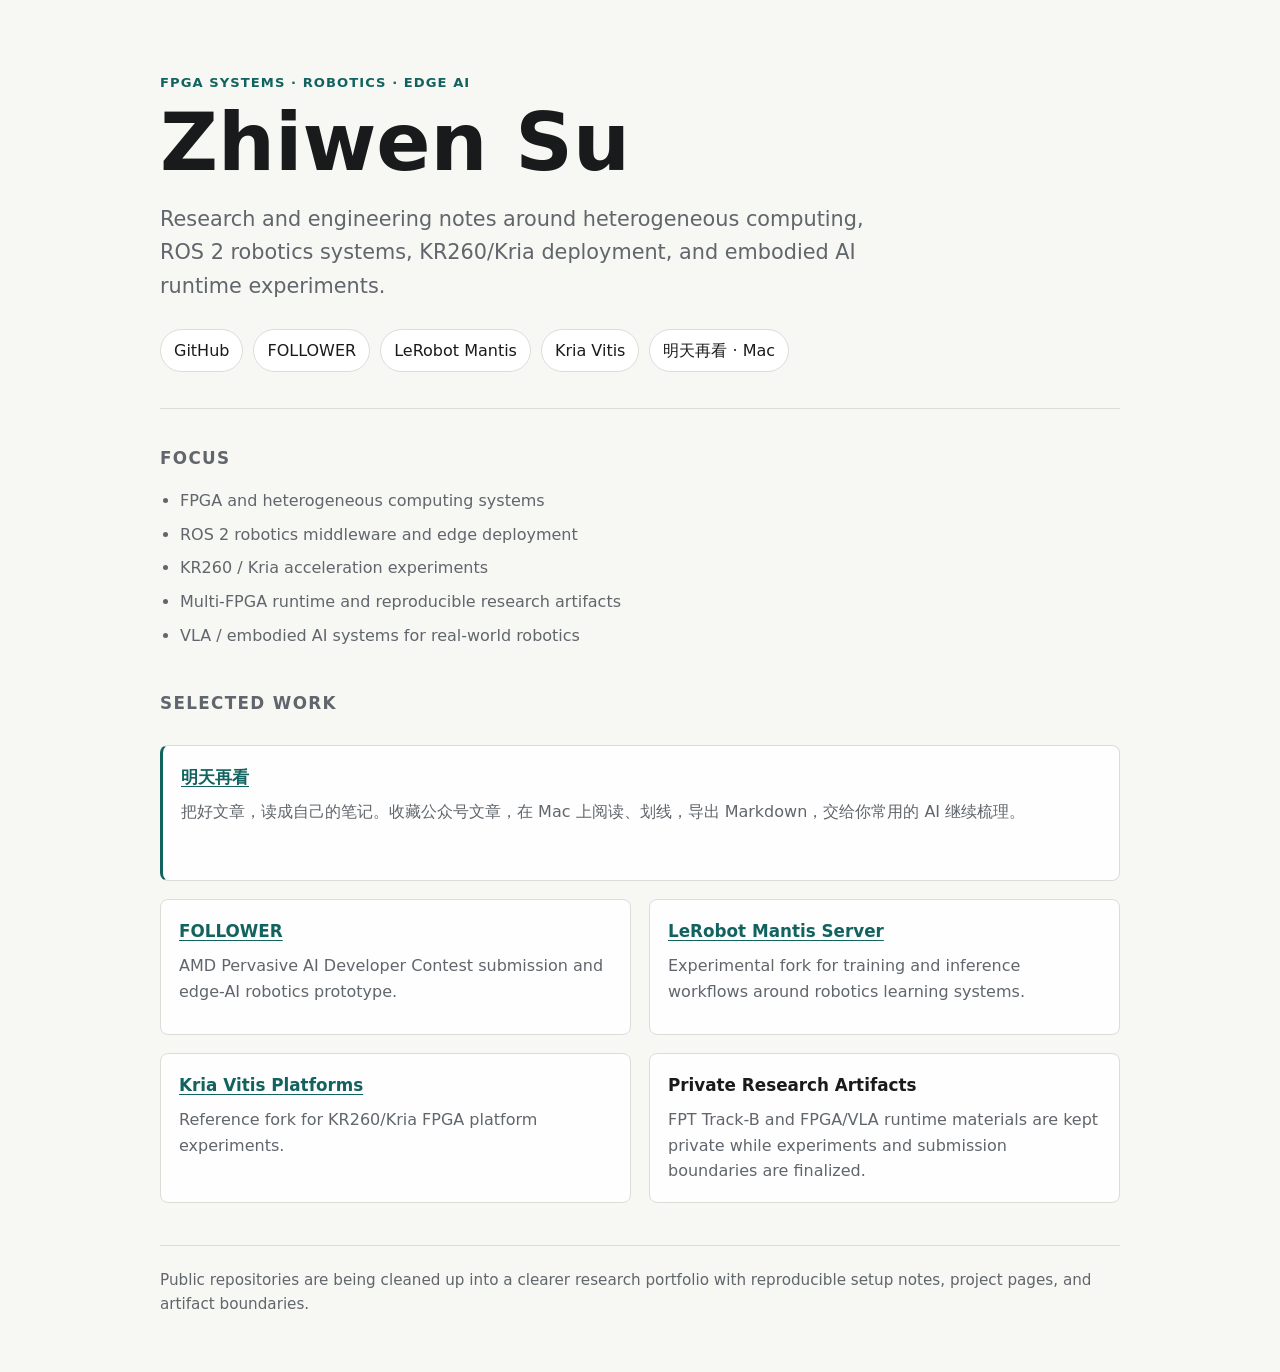
<file: index.html>
<!doctype html>
<html lang="en">
<head>
  <meta charset="utf-8">
  <meta name="viewport" content="width=device-width, initial-scale=1">
  <title>Zhiwen Su | FPGA, Robotics, Edge AI</title>
  <meta name="description" content="Research and engineering notes around FPGA systems, robotics, edge AI, and embodied AI deployment.">
  <style>
    :root {
      color-scheme: light dark;
      --bg: #f7f7f3;
      --text: #181a1b;
      --muted: #60666c;
      --line: #d9ded7;
      --accent: #12635f;
      --panel: #ffffff;
    }
    @media (prefers-color-scheme: dark) {
      :root {
        --bg: #111416;
        --text: #f0f3ee;
        --muted: #aab2ad;
        --line: #2e3632;
        --accent: #75c7bc;
        --panel: #171b1d;
      }
    }
    * { box-sizing: border-box; }
    body {
      margin: 0;
      font-family: ui-sans-serif, system-ui, -apple-system, BlinkMacSystemFont, "Segoe UI", sans-serif;
      background: var(--bg);
      color: var(--text);
      line-height: 1.6;
    }
    main {
      width: min(960px, calc(100% - 40px));
      margin: 0 auto;
      padding: 72px 0 56px;
    }
    header {
      border-bottom: 1px solid var(--line);
      padding-bottom: 36px;
      margin-bottom: 36px;
    }
    .eyebrow {
      color: var(--accent);
      font-size: 0.82rem;
      font-weight: 700;
      letter-spacing: 0.08em;
      text-transform: uppercase;
      margin: 0 0 12px;
    }
    h1 {
      font-size: clamp(2.4rem, 7vw, 5rem);
      line-height: 0.95;
      margin: 0 0 22px;
      letter-spacing: 0;
    }
    .intro {
      max-width: 720px;
      font-size: clamp(1.05rem, 2vw, 1.3rem);
      color: var(--muted);
      margin: 0;
    }
    .grid {
      display: grid;
      grid-template-columns: repeat(2, minmax(0, 1fr));
      gap: 18px;
      margin: 28px 0 42px;
    }
    section { margin: 0 0 42px; }
    h2 {
      font-size: 1.05rem;
      text-transform: uppercase;
      letter-spacing: 0.08em;
      color: var(--muted);
      margin: 0 0 16px;
    }
    .item {
      border: 1px solid var(--line);
      background: color-mix(in srgb, var(--panel) 92%, transparent);
      border-radius: 8px;
      padding: 18px;
      min-height: 136px;
    }
    .item h3 {
      margin: 0 0 8px;
      font-size: 1.05rem;
    }
    .item p, li { color: var(--muted); }
    .item p { margin: 0; }
    .item.product { grid-column: 1 / -1; border-left: 3px solid var(--accent); }
    ul {
      display: grid;
      gap: 8px;
      padding-left: 20px;
      margin: 0;
    }
    a { color: var(--accent); text-underline-offset: 3px; }
    .links {
      display: flex;
      flex-wrap: wrap;
      gap: 10px;
      margin-top: 26px;
    }
    .links a {
      border: 1px solid var(--line);
      border-radius: 999px;
      padding: 8px 13px;
      text-decoration: none;
      color: var(--text);
      background: var(--panel);
    }
    footer {
      border-top: 1px solid var(--line);
      padding-top: 22px;
      color: var(--muted);
      font-size: 0.95rem;
    }
    @media (max-width: 720px) {
      main { width: min(100% - 28px, 960px); padding-top: 48px; }
      .grid { grid-template-columns: 1fr; }
    }
  </style>
</head>
<body>
  <main>
    <header>
      <p class="eyebrow">FPGA Systems · Robotics · Edge AI</p>
      <h1>Zhiwen Su</h1>
      <p class="intro">Research and engineering notes around heterogeneous computing, ROS 2 robotics systems, KR260/Kria deployment, and embodied AI runtime experiments.</p>
      <nav class="links" aria-label="Primary links">
        <a href="https://github.com/ACESUSUSU">GitHub</a>
        <a href="https://github.com/ACESUSUSU/AMD-Pervasive-AI-Developer-Contest-Submission-FOLLOWER">FOLLOWER</a>
        <a href="https://github.com/ACESUSUSU/lerobot_mantis_server">LeRobot Mantis</a>
        <a href="https://github.com/ACESUSUSU/kria-vitis-platforms">Kria Vitis</a>
        <a href="mingtianzai/" lang="zh-CN">明天再看 · Mac</a>
      </nav>
    </header>

    <section>
      <h2>Focus</h2>
      <ul>
        <li>FPGA and heterogeneous computing systems</li>
        <li>ROS 2 robotics middleware and edge deployment</li>
        <li>KR260 / Kria acceleration experiments</li>
        <li>Multi-FPGA runtime and reproducible research artifacts</li>
        <li>VLA / embodied AI systems for real-world robotics</li>
      </ul>
    </section>

    <section>
      <h2>Selected Work</h2>
      <div class="grid">
        <article class="item product" lang="zh-CN">
          <h3><a href="mingtianzai/">明天再看</a></h3>
          <p>把好文章，读成自己的笔记。收藏公众号文章，在 Mac 上阅读、划线，导出 Markdown，交给你常用的 AI 继续梳理。</p>
        </article>
        <article class="item">
          <h3><a href="https://github.com/ACESUSUSU/AMD-Pervasive-AI-Developer-Contest-Submission-FOLLOWER">FOLLOWER</a></h3>
          <p>AMD Pervasive AI Developer Contest submission and edge-AI robotics prototype.</p>
        </article>
        <article class="item">
          <h3><a href="https://github.com/ACESUSUSU/lerobot_mantis_server">LeRobot Mantis Server</a></h3>
          <p>Experimental fork for training and inference workflows around robotics learning systems.</p>
        </article>
        <article class="item">
          <h3><a href="https://github.com/ACESUSUSU/kria-vitis-platforms">Kria Vitis Platforms</a></h3>
          <p>Reference fork for KR260/Kria FPGA platform experiments.</p>
        </article>
        <article class="item">
          <h3>Private Research Artifacts</h3>
          <p>FPT Track-B and FPGA/VLA runtime materials are kept private while experiments and submission boundaries are finalized.</p>
        </article>
      </div>
    </section>

    <footer>
      Public repositories are being cleaned up into a clearer research portfolio with reproducible setup notes, project pages, and artifact boundaries.
    </footer>
  </main>
</body>
</html>
</file>
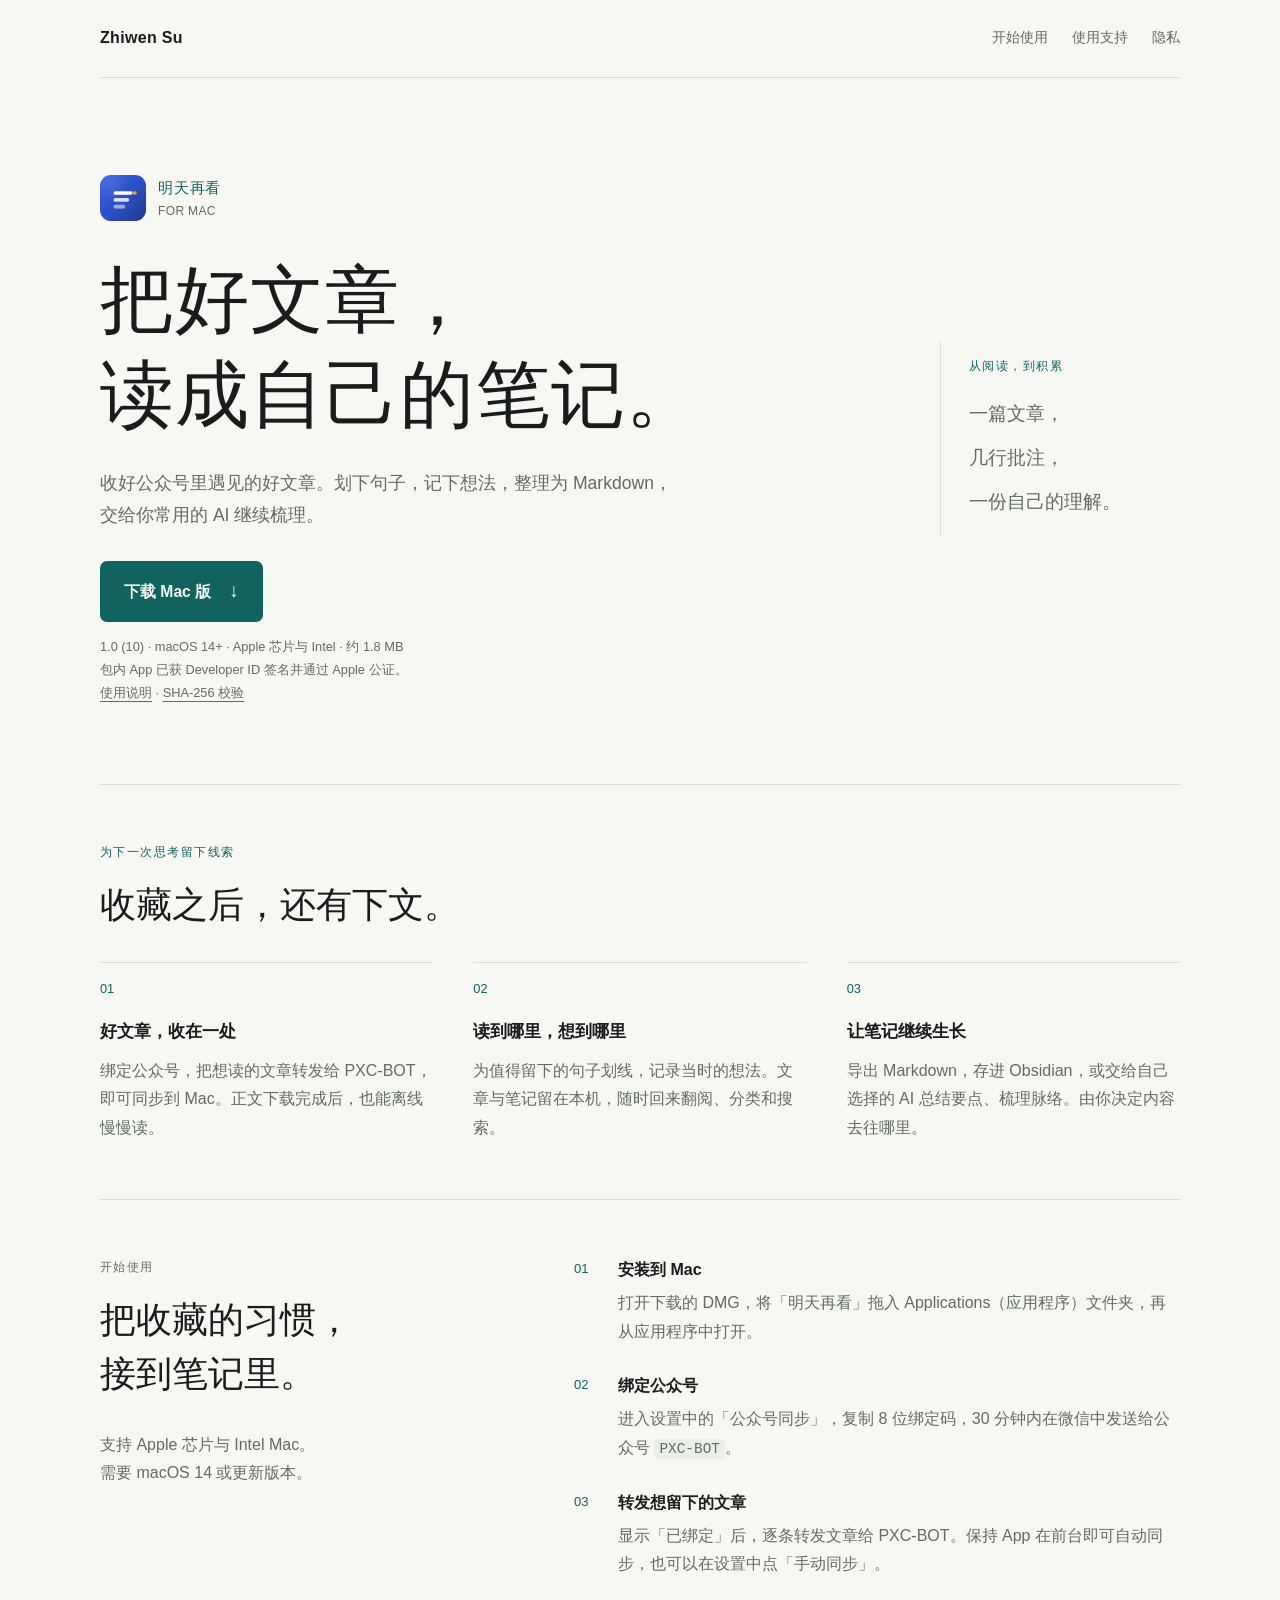
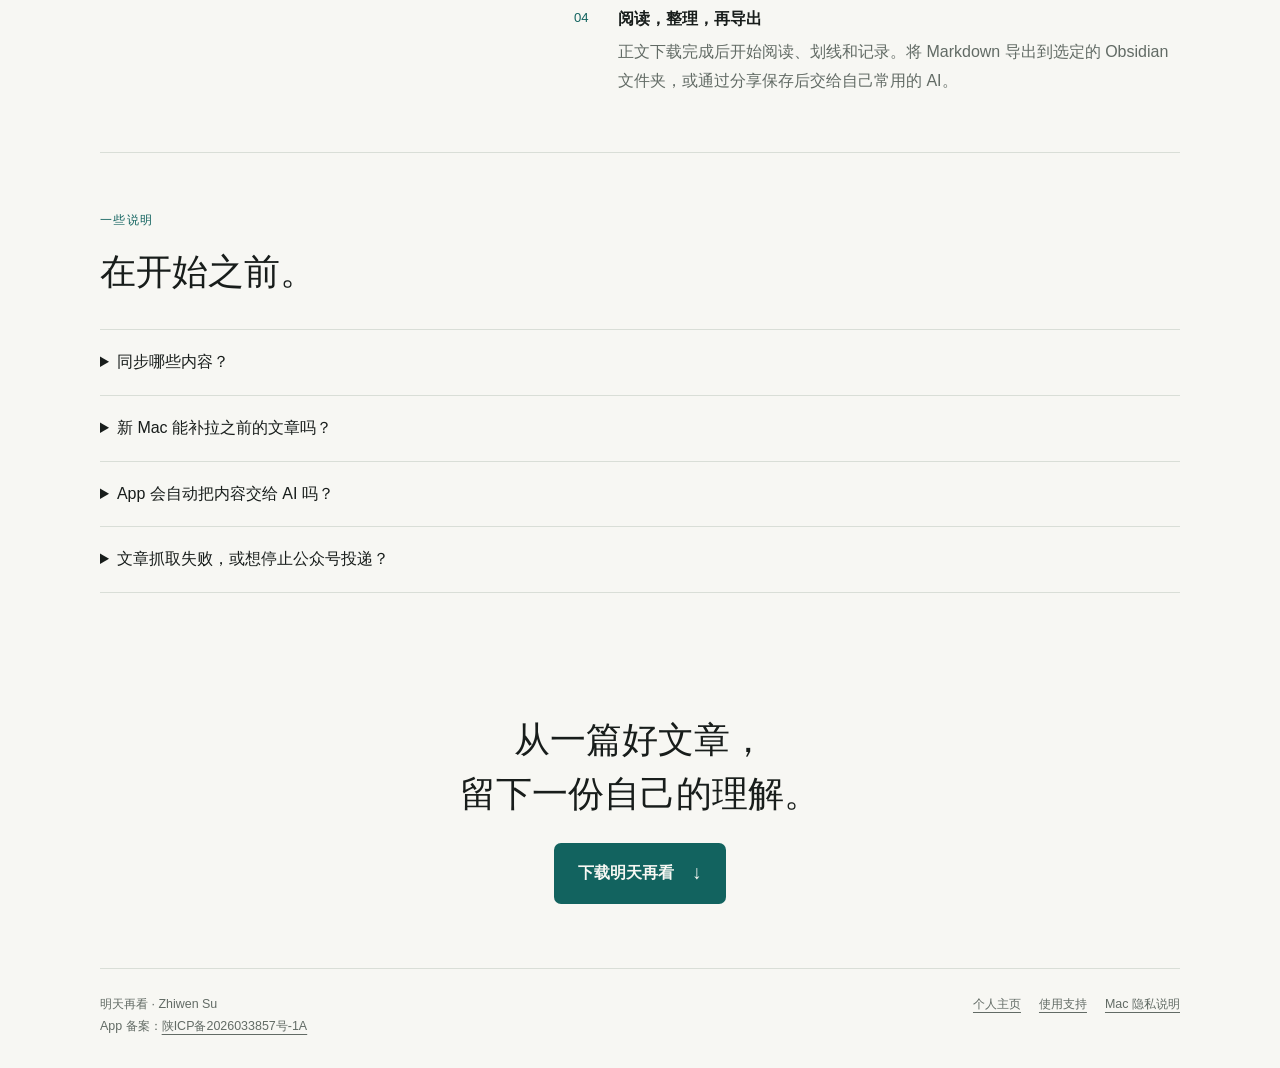
<file: mingtianzai/index.html>
<!doctype html>
<html lang="zh-CN">
<head>
  <meta charset="utf-8">
  <meta name="viewport" content="width=device-width, initial-scale=1">
  <meta name="description" content="明天再看 Mac 版：收藏公众号文章，阅读、划线、记录想法，导出 Markdown 到 Obsidian，交给你常用的 AI 继续梳理。">
  <meta name="theme-color" content="#12635f">
  <title>明天再看 — 把好文章，读成自己的笔记</title>
  <link rel="icon" href="../assets/mingtianzai-icon.png" type="image/png">
  <link rel="stylesheet" href="styles.css">
</head>
<body>
  <div class="shell">
    <header class="topbar">
      <a class="home" href="../">Zhiwen Su</a>
      <nav aria-label="页面导航">
        <a href="#guide">开始使用</a>
        <a href="../wcmdn/support.html">使用支持</a>
        <a href="privacy.html">隐私</a>
      </nav>
    </header>

    <main>
      <section class="hero" aria-labelledby="title">
        <div>
          <div class="identity">
            <img src="../assets/mingtianzai-icon.png" alt="明天再看 App 图标" width="46" height="46">
            <p>明天再看<span>FOR MAC</span></p>
          </div>
          <h1 id="title">把好文章，<br>读成自己的笔记。</h1>
          <p class="lead">收好公众号里遇见的好文章。划下句子，记下想法，整理为 Markdown，交给你常用的 AI 继续梳理。</p>
          <a class="button" href="../downloads/MingTianZaiKan-Mac-1.0-10-universal.dmg" download="明天再看-Mac-1.0-10-通用版.dmg">下载 Mac 版 <span aria-hidden="true">↓</span></a>
          <p class="release">1.0 (10) · macOS 14+ · Apple 芯片与 Intel · 约 1.8 MB<br>包内 App 已获 Developer ID 签名并通过 Apple 公证。<br><a href="../downloads/使用说明.txt">使用说明</a> · <a href="../downloads/SHA256SUMS.txt">SHA-256 校验</a></p>
        </div>
        <aside class="margin-note" aria-label="阅读与整理">
          <p class="caption">从阅读，到积累</p>
          <p>一篇文章，<br>几行批注，<br>一份自己的理解。</p>
        </aside>
      </section>

      <section class="section" aria-labelledby="features-title">
        <p class="eyebrow">为下一次思考留下线索</p>
        <h2 id="features-title">收藏之后，还有下文。</h2>
        <div class="features">
          <article>
            <span class="number" aria-hidden="true">01</span>
            <h3>好文章，收在一处</h3>
            <p>绑定公众号，把想读的文章转发给 PXC-BOT，即可同步到 Mac。正文下载完成后，也能离线慢慢读。</p>
          </article>
          <article>
            <span class="number" aria-hidden="true">02</span>
            <h3>读到哪里，想到哪里</h3>
            <p>为值得留下的句子划线，记录当时的想法。文章与笔记留在本机，随时回来翻阅、分类和搜索。</p>
          </article>
          <article>
            <span class="number" aria-hidden="true">03</span>
            <h3>让笔记继续生长</h3>
            <p>导出 Markdown，存进 Obsidian，或交给自己选择的 AI 总结要点、梳理脉络。由你决定内容去往哪里。</p>
          </article>
        </div>
      </section>

      <section class="section guide" id="guide" aria-labelledby="guide-title">
        <div class="guide-heading">
          <p class="eyebrow">开始使用</p>
          <h2 id="guide-title">把收藏的习惯，<br>接到笔记里。</h2>
          <p>支持 Apple 芯片与 Intel Mac。<br>需要 macOS 14 或更新版本。</p>
        </div>
        <ol class="steps">
          <li>
            <h3>安装到 Mac</h3>
            <p>打开下载的 DMG，将「明天再看」拖入 Applications（应用程序）文件夹，再从应用程序中打开。</p>
          </li>
          <li>
            <h3>绑定公众号</h3>
            <p>进入设置中的「公众号同步」，复制 8 位绑定码，30 分钟内在微信中发送给公众号 <code>PXC-BOT</code>。</p>
          </li>
          <li>
            <h3>转发想留下的文章</h3>
            <p>显示「已绑定」后，逐条转发文章给 PXC-BOT。保持 App 在前台即可自动同步，也可以在设置中点「手动同步」。</p>
          </li>
          <li>
            <h3>阅读，整理，再导出</h3>
            <p>正文下载完成后开始阅读、划线和记录。将 Markdown 导出到选定的 Obsidian 文件夹，或通过分享保存后交给自己常用的 AI。</p>
          </li>
        </ol>
      </section>

      <section class="section" aria-labelledby="questions-title">
        <p class="eyebrow">一些说明</p>
        <h2 id="questions-title">在开始之前。</h2>
        <details>
          <summary>同步哪些内容？</summary>
          <p>同步的是你转发给公众号的文章链接，正文由各台设备分别抓取并保存。笔记、划线和阅读进度目前保存在本机。</p>
        </details>
        <details>
          <summary>新 Mac 能补拉之前的文章吗？</summary>
          <p>同一微信账户再次绑定后，可以领取本次服务升级后仍保留的转发记录。需要补拉时，选择「重新同步云端文章」，已有文章会按链接去重。旧服务中已经领取并删除的历史记录无法恢复。</p>
        </details>
        <details>
          <summary>App 会自动把内容交给 AI 吗？</summary>
          <p>不会。你可以将 Markdown 导出后，自行交给选择的 AI 工具。应用不内置 AI 总结，也不会自动将文章或笔记上传给第三方 AI。</p>
        </details>
        <details>
          <summary>文章抓取失败，或想停止公众号投递？</summary>
          <p>正文抓取受原文平台的访问条件影响，失败后可以在文章列表中重试；同步错误会在设置中显示。向 PXC-BOT 发送「解绑」可停止旧收件箱的后续投递，但不会删除留存历史或吊销已发放的旧钥匙。详见<a href="privacy.html">隐私说明</a>。</p>
        </details>
      </section>

      <section class="closing" aria-label="下载明天再看">
        <h2>从一篇好文章，<br>留下一份自己的理解。</h2>
        <a class="button" href="../downloads/MingTianZaiKan-Mac-1.0-10-universal.dmg" download="明天再看-Mac-1.0-10-通用版.dmg">下载明天再看 <span aria-hidden="true">↓</span></a>
      </section>
    </main>

    <footer>
      <p>明天再看 · Zhiwen Su<br>App 备案：<a href="https://beian.miit.gov.cn/" target="_blank" rel="noopener noreferrer">陕ICP备2026033857号-1A</a></p>
      <nav aria-label="页脚导航">
        <a href="../">个人主页</a>
        <a href="../wcmdn/support.html">使用支持</a>
        <a href="privacy.html">Mac 隐私说明</a>
      </nav>
    </footer>
  </div>
</body>
</html>
</file>
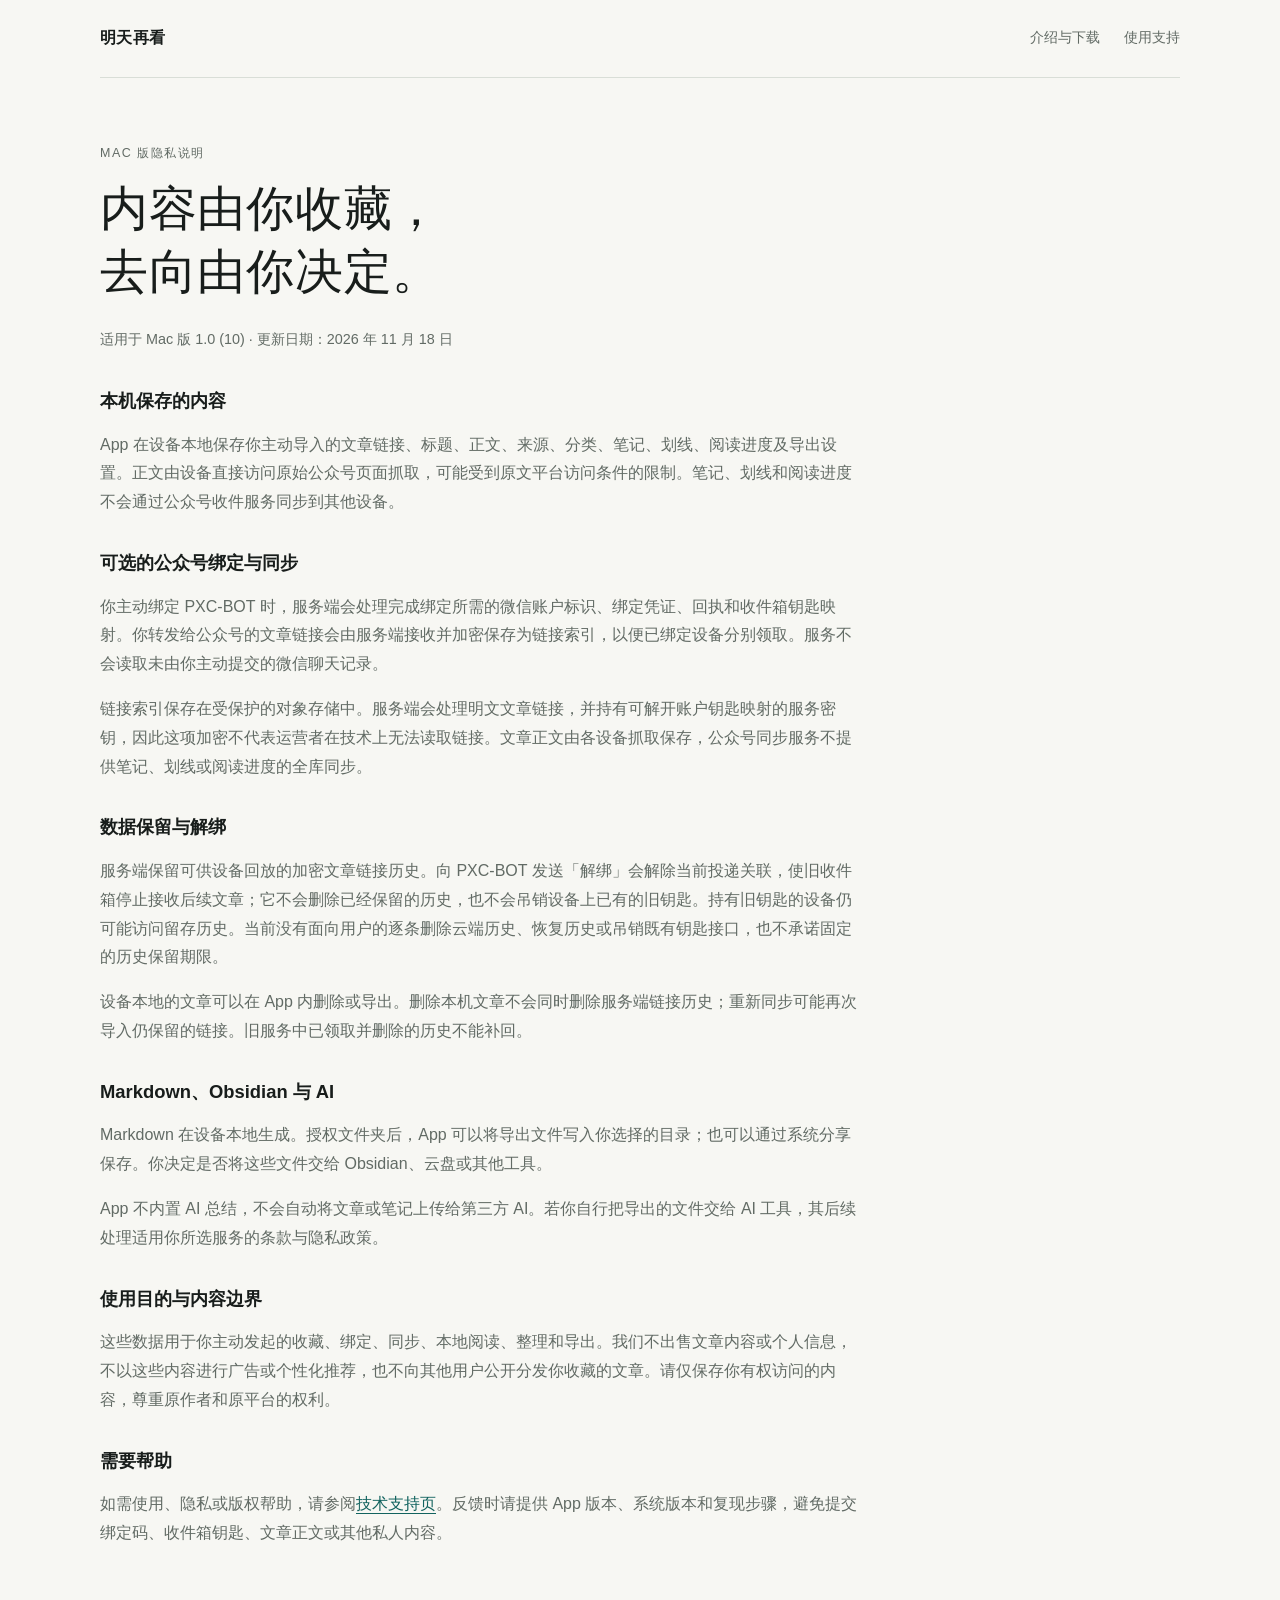
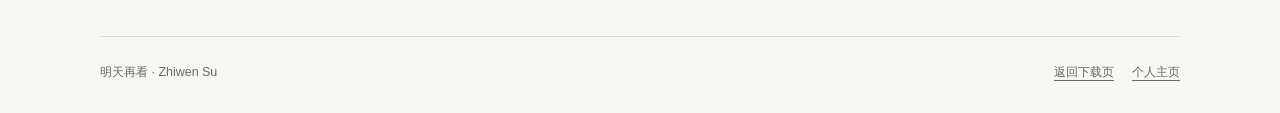
<file: mingtianzai/privacy.html>
<!doctype html>
<html lang="zh-CN">
<head>
  <meta charset="utf-8">
  <meta name="viewport" content="width=device-width, initial-scale=1">
  <meta name="description" content="明天再看 Mac 版的本地数据、公众号绑定与文章链接同步、Markdown 导出及 AI 使用说明。">
  <title>明天再看 Mac 版 — 隐私说明</title>
  <link rel="stylesheet" href="styles.css">
</head>
<body>
  <div class="shell">
    <header class="topbar">
      <a class="home" href="./">明天再看</a>
      <nav aria-label="页面导航">
        <a href="./">介绍与下载</a>
        <a href="../wcmdn/support.html">使用支持</a>
      </nav>
    </header>
    <main class="legal">
      <p class="eyebrow">MAC 版隐私说明</p>
      <h1>内容由你收藏，<br>去向由你决定。</h1>
      <p class="date">适用于 Mac 版 1.0 (10) · 更新日期：2026 年 11 月 18 日</p>

      <h2>本机保存的内容</h2>
      <p>App 在设备本地保存你主动导入的文章链接、标题、正文、来源、分类、笔记、划线、阅读进度及导出设置。正文由设备直接访问原始公众号页面抓取，可能受到原文平台访问条件的限制。笔记、划线和阅读进度不会通过公众号收件服务同步到其他设备。</p>

      <h2>可选的公众号绑定与同步</h2>
      <p>你主动绑定 PXC-BOT 时，服务端会处理完成绑定所需的微信账户标识、绑定凭证、回执和收件箱钥匙映射。你转发给公众号的文章链接会由服务端接收并加密保存为链接索引，以便已绑定设备分别领取。服务不会读取未由你主动提交的微信聊天记录。</p>
      <p>链接索引保存在受保护的对象存储中。服务端会处理明文文章链接，并持有可解开账户钥匙映射的服务密钥，因此这项加密不代表运营者在技术上无法读取链接。文章正文由各设备抓取保存，公众号同步服务不提供笔记、划线或阅读进度的全库同步。</p>

      <h2>数据保留与解绑</h2>
      <p>服务端保留可供设备回放的加密文章链接历史。向 PXC-BOT 发送「解绑」会解除当前投递关联，使旧收件箱停止接收后续文章；它不会删除已经保留的历史，也不会吊销设备上已有的旧钥匙。持有旧钥匙的设备仍可能访问留存历史。当前没有面向用户的逐条删除云端历史、恢复历史或吊销既有钥匙接口，也不承诺固定的历史保留期限。</p>
      <p>设备本地的文章可以在 App 内删除或导出。删除本机文章不会同时删除服务端链接历史；重新同步可能再次导入仍保留的链接。旧服务中已领取并删除的历史不能补回。</p>

      <h2>Markdown、Obsidian 与 AI</h2>
      <p>Markdown 在设备本地生成。授权文件夹后，App 可以将导出文件写入你选择的目录；也可以通过系统分享保存。你决定是否将这些文件交给 Obsidian、云盘或其他工具。</p>
      <p>App 不内置 AI 总结，不会自动将文章或笔记上传给第三方 AI。若你自行把导出的文件交给 AI 工具，其后续处理适用你所选服务的条款与隐私政策。</p>

      <h2>使用目的与内容边界</h2>
      <p>这些数据用于你主动发起的收藏、绑定、同步、本地阅读、整理和导出。我们不出售文章内容或个人信息，不以这些内容进行广告或个性化推荐，也不向其他用户公开分发你收藏的文章。请仅保存你有权访问的内容，尊重原作者和原平台的权利。</p>

      <h2>需要帮助</h2>
      <p>如需使用、隐私或版权帮助，请参阅<a href="../wcmdn/support.html">技术支持页</a>。反馈时请提供 App 版本、系统版本和复现步骤，避免提交绑定码、收件箱钥匙、文章正文或其他私人内容。</p>
    </main>
    <footer>
      <p>明天再看 · Zhiwen Su</p>
      <nav aria-label="页脚导航">
        <a href="./">返回下载页</a>
        <a href="../">个人主页</a>
      </nav>
    </footer>
  </div>
</body>
</html>
</file>
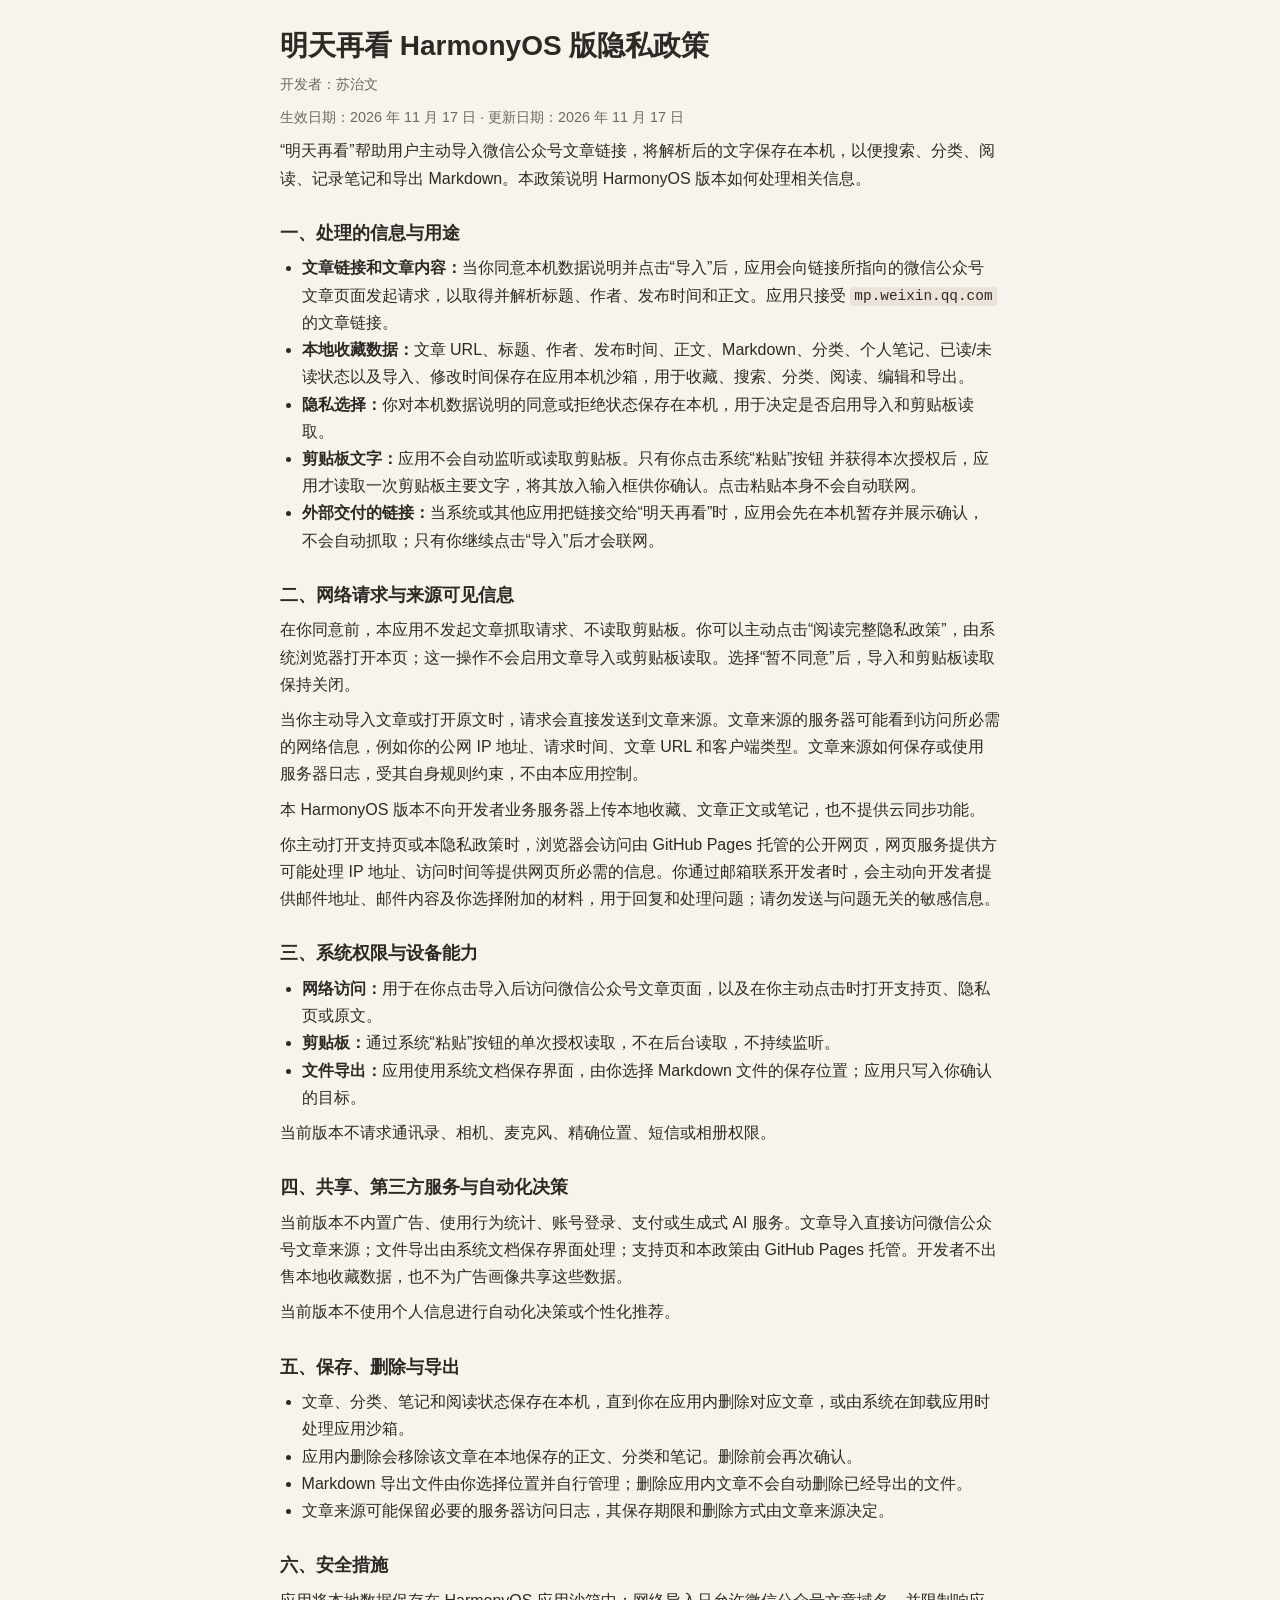
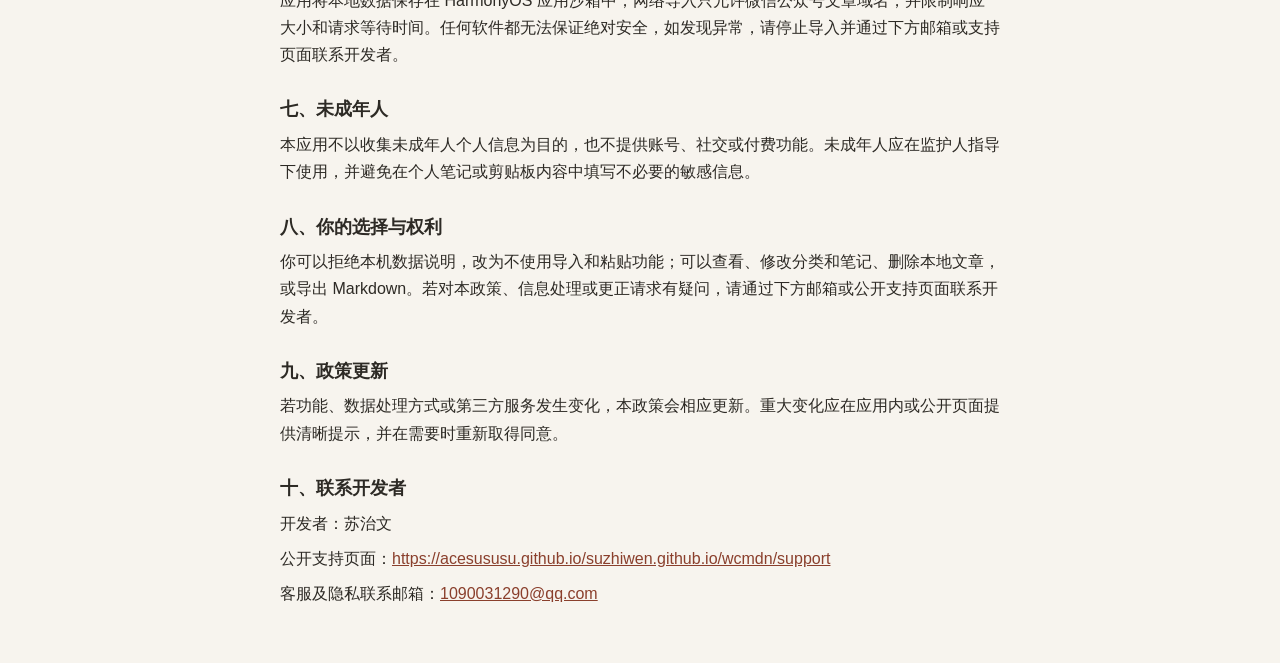
<file: wcmdn/harmony-privacy.html>
<!doctype html>
<html lang="zh-CN">
<head>
  <meta charset="utf-8">
  <meta name="viewport" content="width=device-width, initial-scale=1, viewport-fit=cover">
  <meta name="color-scheme" content="light">
  <title>明天再看 HarmonyOS 版隐私政策</title>
  <style>
    :root {
      color: #2d2a25;
      background: #f7f4ee;
      font-family: -apple-system, BlinkMacSystemFont, "HarmonyOS Sans SC", "Noto Sans CJK SC", sans-serif;
      line-height: 1.7;
    }
    body {
      margin: 0;
      background: #f7f4ee;
    }
    .main {
      box-sizing: border-box;
      width: min(100%, 760px);
      margin: 0 auto;
      padding: 28px 20px 48px;
    }
    h1 {
      margin: 0 0 8px;
      font-size: 1.75rem;
      line-height: 1.3;
    }
    h2 {
      margin: 28px 0 8px;
      font-size: 1.15rem;
      line-height: 1.45;
    }
    p, li {
      font-size: 1rem;
    }
    p {
      margin: 8px 0;
    }
    ul {
      margin: 8px 0;
      padding-left: 1.35rem;
    }
    .meta {
      color: #6e685f;
      font-size: 0.9rem;
    }
    a {
      color: #8a3f2c;
      overflow-wrap: anywhere;
    }
    code {
      padding: 0.1em 0.3em;
      border-radius: 3px;
      background: #e9e3da;
      font-size: 0.9em;
    }
  </style>
</head>
<body>
  <div class="main" role="main">
    <h1>明天再看 HarmonyOS 版隐私政策</h1>
    <p class="meta">开发者：苏治文</p>
    <p class="meta">生效日期：2026 年 11 月 17 日 · 更新日期：2026 年 11 月 17 日</p>

    <p>“明天再看”帮助用户主动导入微信公众号文章链接，将解析后的文字保存在本机，以便搜索、分类、阅读、记录笔记和导出 Markdown。本政策说明 HarmonyOS 版本如何处理相关信息。</p>

    <h2>一、处理的信息与用途</h2>
    <ul>
      <li><strong>文章链接和文章内容：</strong>当你同意本机数据说明并点击“导入”后，应用会向链接所指向的微信公众号文章页面发起请求，以取得并解析标题、作者、发布时间和正文。应用只接受 <code>mp.weixin.qq.com</code> 的文章链接。</li>
      <li><strong>本地收藏数据：</strong>文章 URL、标题、作者、发布时间、正文、Markdown、分类、个人笔记、已读/未读状态以及导入、修改时间保存在应用本机沙箱，用于收藏、搜索、分类、阅读、编辑和导出。</li>
      <li><strong>隐私选择：</strong>你对本机数据说明的同意或拒绝状态保存在本机，用于决定是否启用导入和剪贴板读取。</li>
      <li><strong>剪贴板文字：</strong>应用不会自动监听或读取剪贴板。只有你点击系统“粘贴”按钮 并获得本次授权后，应用才读取一次剪贴板主要文字，将其放入输入框供你确认。点击粘贴本身不会自动联网。</li>
      <li><strong>外部交付的链接：</strong>当系统或其他应用把链接交给“明天再看”时，应用会先在本机暂存并展示确认，不会自动抓取；只有你继续点击“导入”后才会联网。</li>
    </ul>

    <h2>二、网络请求与来源可见信息</h2>
    <p>在你同意前，本应用不发起文章抓取请求、不读取剪贴板。你可以主动点击“阅读完整隐私政策”，由系统浏览器打开本页；这一操作不会启用文章导入或剪贴板读取。选择“暂不同意”后，导入和剪贴板读取保持关闭。</p>
    <p>当你主动导入文章或打开原文时，请求会直接发送到文章来源。文章来源的服务器可能看到访问所必需的网络信息，例如你的公网 IP 地址、请求时间、文章 URL 和客户端类型。文章来源如何保存或使用服务器日志，受其自身规则约束，不由本应用控制。</p>
    <p>本 HarmonyOS 版本不向开发者业务服务器上传本地收藏、文章正文或笔记，也不提供云同步功能。</p>

    <p>你主动打开支持页或本隐私政策时，浏览器会访问由 GitHub Pages 托管的公开网页，网页服务提供方可能处理 IP 地址、访问时间等提供网页所必需的信息。你通过邮箱联系开发者时，会主动向开发者提供邮件地址、邮件内容及你选择附加的材料，用于回复和处理问题；请勿发送与问题无关的敏感信息。</p>

    <h2>三、系统权限与设备能力</h2>
    <ul>
      <li><strong>网络访问：</strong>用于在你点击导入后访问微信公众号文章页面，以及在你主动点击时打开支持页、隐私页或原文。</li>
      <li><strong>剪贴板：</strong>通过系统“粘贴”按钮的单次授权读取，不在后台读取，不持续监听。</li>
      <li><strong>文件导出：</strong>应用使用系统文档保存界面，由你选择 Markdown 文件的保存位置；应用只写入你确认的目标。</li>
    </ul>
    <p>当前版本不请求通讯录、相机、麦克风、精确位置、短信或相册权限。</p>

    <h2>四、共享、第三方服务与自动化决策</h2>
    <p>当前版本不内置广告、使用行为统计、账号登录、支付或生成式 AI 服务。文章导入直接访问微信公众号文章来源；文件导出由系统文档保存界面处理；支持页和本政策由 GitHub Pages 托管。开发者不出售本地收藏数据，也不为广告画像共享这些数据。</p>
    <p>当前版本不使用个人信息进行自动化决策或个性化推荐。</p>

    <h2>五、保存、删除与导出</h2>
    <ul>
      <li>文章、分类、笔记和阅读状态保存在本机，直到你在应用内删除对应文章，或由系统在卸载应用时处理应用沙箱。</li>
      <li>应用内删除会移除该文章在本地保存的正文、分类和笔记。删除前会再次确认。</li>
      <li>Markdown 导出文件由你选择位置并自行管理；删除应用内文章不会自动删除已经导出的文件。</li>
      <li>文章来源可能保留必要的服务器访问日志，其保存期限和删除方式由文章来源决定。</li>
    </ul>

    <h2>六、安全措施</h2>
    <p>应用将本地数据保存在 HarmonyOS 应用沙箱中；网络导入只允许微信公众号文章域名，并限制响应大小和请求等待时间。任何软件都无法保证绝对安全，如发现异常，请停止导入并通过下方邮箱或支持页面联系开发者。</p>

    <h2>七、未成年人</h2>
    <p>本应用不以收集未成年人个人信息为目的，也不提供账号、社交或付费功能。未成年人应在监护人指导下使用，并避免在个人笔记或剪贴板内容中填写不必要的敏感信息。</p>

    <h2>八、你的选择与权利</h2>
    <p>你可以拒绝本机数据说明，改为不使用导入和粘贴功能；可以查看、修改分类和笔记、删除本地文章，或导出 Markdown。若对本政策、信息处理或更正请求有疑问，请通过下方邮箱或公开支持页面联系开发者。</p>

    <h2>九、政策更新</h2>
    <p>若功能、数据处理方式或第三方服务发生变化，本政策会相应更新。重大变化应在应用内或公开页面提供清晰提示，并在需要时重新取得同意。</p>

    <h2>十、联系开发者</h2>
    <p>开发者：苏治文</p>
    <p>公开支持页面：<a href="https://acesususu.github.io/suzhiwen.github.io/wcmdn/support">https://acesususu.github.io/suzhiwen.github.io/wcmdn/support</a></p>
    <p>客服及隐私联系邮箱：<a href="mailto:1090031290@qq.com">1090031290@qq.com</a></p>
  </div>
</body>
</html>
</file>
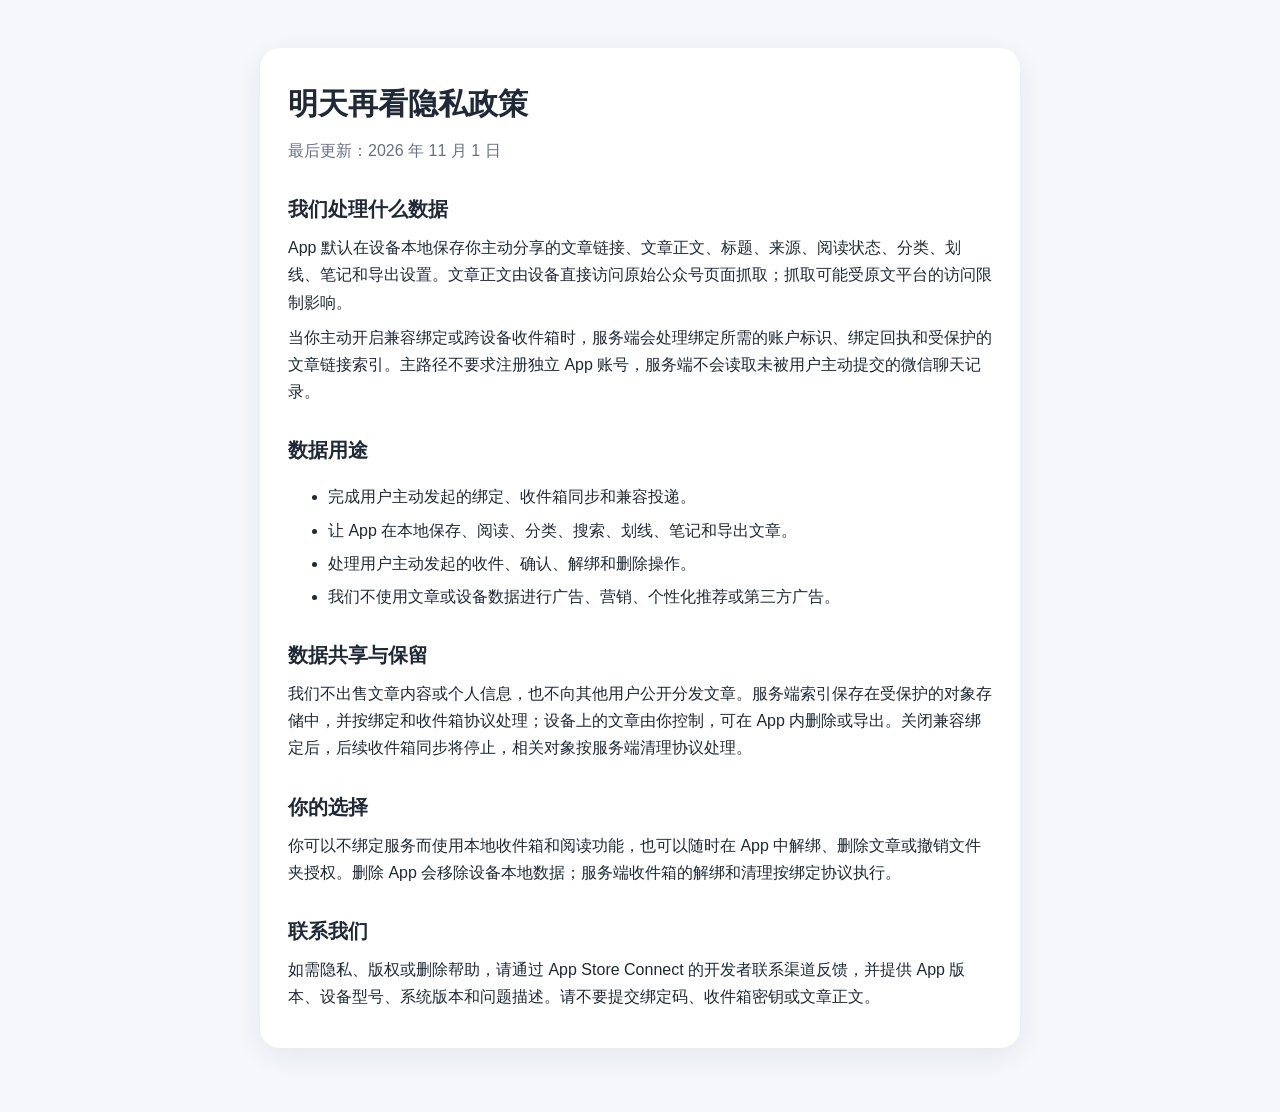
<file: wcmdn/privacy.html>
<!doctype html>
<html lang="zh-CN">
<head>
  <meta charset="utf-8">
  <meta name="viewport" content="width=device-width, initial-scale=1">
  <title>明天再看｜隐私政策</title>
  <style>
    :root { color-scheme: light dark; }
    body { margin: 0; font: 16px/1.7 -apple-system, BlinkMacSystemFont, "SF Pro Text", "PingFang SC", sans-serif; background: #f5f7fb; color: #1f2937; }
    main { max-width: 760px; margin: 0 auto; padding: 48px 22px 64px; }
    article { background: #fff; border-radius: 20px; padding: 30px 28px; box-shadow: 0 8px 30px rgba(31, 41, 55, .08); }
    h1 { margin: 0 0 8px; font-size: 30px; }
    h2 { margin: 28px 0 8px; font-size: 20px; }
    p { margin: 8px 0; }
    li { margin: 6px 0; }
    .muted { color: #667085; }
    @media (prefers-color-scheme: dark) {
      body { background: #111827; color: #f3f4f6; }
      article { background: #1f2937; box-shadow: none; }
      .muted { color: #b7c0cf; }
    }
  </style>
</head>
<body>
  <main>
    <article>
      <h1>明天再看隐私政策</h1>
      <p class="muted">最后更新：2026 年 11 月 1 日</p>
      <h2>我们处理什么数据</h2>
      <p>App 默认在设备本地保存你主动分享的文章链接、文章正文、标题、来源、阅读状态、分类、划线、笔记和导出设置。文章正文由设备直接访问原始公众号页面抓取；抓取可能受原文平台的访问限制影响。</p>
      <p>当你主动开启兼容绑定或跨设备收件箱时，服务端会处理绑定所需的账户标识、绑定回执和受保护的文章链接索引。主路径不要求注册独立 App 账号，服务端不会读取未被用户主动提交的微信聊天记录。</p>
      <h2>数据用途</h2>
      <ul>
        <li>完成用户主动发起的绑定、收件箱同步和兼容投递。</li>
        <li>让 App 在本地保存、阅读、分类、搜索、划线、笔记和导出文章。</li>
        <li>处理用户主动发起的收件、确认、解绑和删除操作。</li>
        <li>我们不使用文章或设备数据进行广告、营销、个性化推荐或第三方广告。</li>
      </ul>
      <h2>数据共享与保留</h2>
      <p>我们不出售文章内容或个人信息，也不向其他用户公开分发文章。服务端索引保存在受保护的对象存储中，并按绑定和收件箱协议处理；设备上的文章由你控制，可在 App 内删除或导出。关闭兼容绑定后，后续收件箱同步将停止，相关对象按服务端清理协议处理。</p>
      <h2>你的选择</h2>
      <p>你可以不绑定服务而使用本地收件箱和阅读功能，也可以随时在 App 中解绑、删除文章或撤销文件夹授权。删除 App 会移除设备本地数据；服务端收件箱的解绑和清理按绑定协议执行。</p>
      <h2>联系我们</h2>
      <p>如需隐私、版权或删除帮助，请通过 App Store Connect 的开发者联系渠道反馈，并提供 App 版本、设备型号、系统版本和问题描述。请不要提交绑定码、收件箱密钥或文章正文。</p>
    </article>
  </main>
</body>
</html>
</file>
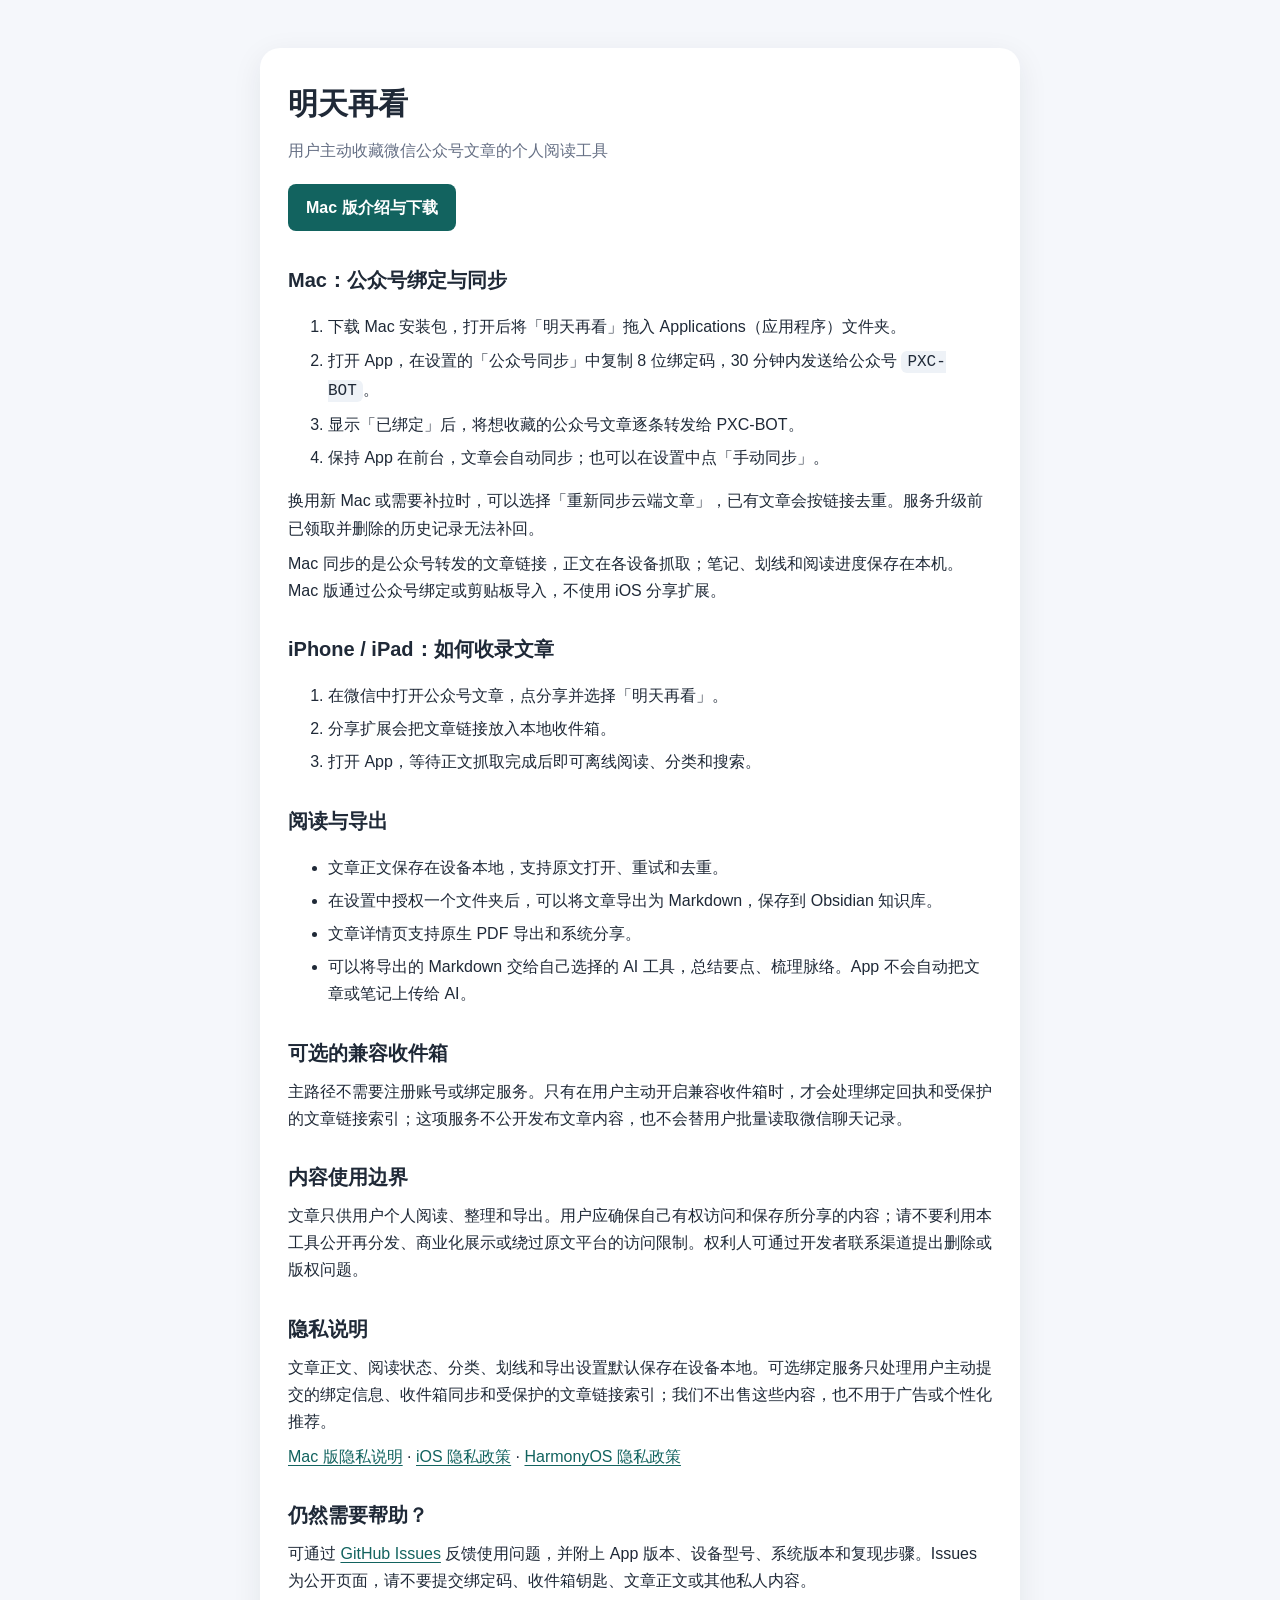
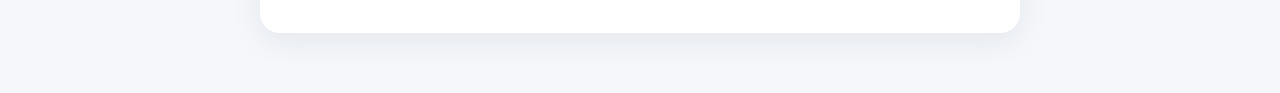
<file: wcmdn/support.html>
<!doctype html>
<html lang="zh-CN">
<head>
  <meta charset="utf-8">
  <meta name="viewport" content="width=device-width, initial-scale=1">
  <title>明天再看｜技术支持</title>
  <style>
    :root { color-scheme: light dark; }
    body { margin: 0; font: 16px/1.7 -apple-system, BlinkMacSystemFont, "SF Pro Text", "PingFang SC", sans-serif; background: #f5f7fb; color: #1f2937; }
    main { max-width: 760px; margin: 0 auto; padding: 48px 22px 64px; }
    article { background: #fff; border-radius: 20px; padding: 30px 28px; box-shadow: 0 8px 30px rgba(31, 41, 55, .08); }
    h1 { margin: 0 0 8px; font-size: 30px; }
    h2 { margin: 28px 0 8px; font-size: 20px; }
    p { margin: 8px 0; }
    li { margin: 6px 0; }
    .muted { color: #667085; }
    code { padding: 2px 6px; border-radius: 6px; background: #eef2f7; }
    a { color: #12635f; text-underline-offset: 3px; }
    .download { display: inline-block; margin: 12px 0 4px; padding: 10px 18px; border-radius: 8px; background: #12635f; color: #fff; text-decoration: none; font-weight: 600; }
    @media (prefers-color-scheme: dark) {
      body { background: #111827; color: #f3f4f6; }
      article { background: #1f2937; box-shadow: none; }
      .muted { color: #b7c0cf; }
      code { background: #374151; }
      a { color: #8ed7cc; }
      .download { background: #8ed7cc; color: #111827; }
    }
  </style>
</head>
<body>
  <main>
    <article>
      <h1>明天再看</h1>
      <p class="muted">用户主动收藏微信公众号文章的个人阅读工具</p>
      <p><a class="download" href="../mingtianzai/">Mac 版介绍与下载</a></p>
      <h2>Mac：公众号绑定与同步</h2>
      <ol>
        <li>下载 Mac 安装包，打开后将「明天再看」拖入 Applications（应用程序）文件夹。</li>
        <li>打开 App，在设置的「公众号同步」中复制 8 位绑定码，30 分钟内发送给公众号 <code>PXC-BOT</code>。</li>
        <li>显示「已绑定」后，将想收藏的公众号文章逐条转发给 PXC-BOT。</li>
        <li>保持 App 在前台，文章会自动同步；也可以在设置中点「手动同步」。</li>
      </ol>
      <p>换用新 Mac 或需要补拉时，可以选择「重新同步云端文章」，已有文章会按链接去重。服务升级前已领取并删除的历史记录无法补回。</p>
      <p>Mac 同步的是公众号转发的文章链接，正文在各设备抓取；笔记、划线和阅读进度保存在本机。Mac 版通过公众号绑定或剪贴板导入，不使用 iOS 分享扩展。</p>
      <h2>iPhone / iPad：如何收录文章</h2>
      <ol>
        <li>在微信中打开公众号文章，点分享并选择「明天再看」。</li>
        <li>分享扩展会把文章链接放入本地收件箱。</li>
        <li>打开 App，等待正文抓取完成后即可离线阅读、分类和搜索。</li>
      </ol>
      <h2>阅读与导出</h2>
      <ul>
        <li>文章正文保存在设备本地，支持原文打开、重试和去重。</li>
        <li>在设置中授权一个文件夹后，可以将文章导出为 Markdown，保存到 Obsidian 知识库。</li>
        <li>文章详情页支持原生 PDF 导出和系统分享。</li>
        <li>可以将导出的 Markdown 交给自己选择的 AI 工具，总结要点、梳理脉络。App 不会自动把文章或笔记上传给 AI。</li>
      </ul>
      <h2>可选的兼容收件箱</h2>
      <p>主路径不需要注册账号或绑定服务。只有在用户主动开启兼容收件箱时，才会处理绑定回执和受保护的文章链接索引；这项服务不公开发布文章内容，也不会替用户批量读取微信聊天记录。</p>
      <h2>内容使用边界</h2>
      <p>文章只供用户个人阅读、整理和导出。用户应确保自己有权访问和保存所分享的内容；请不要利用本工具公开再分发、商业化展示或绕过原文平台的访问限制。权利人可通过开发者联系渠道提出删除或版权问题。</p>
      <h2>隐私说明</h2>
      <p>文章正文、阅读状态、分类、划线和导出设置默认保存在设备本地。可选绑定服务只处理用户主动提交的绑定信息、收件箱同步和受保护的文章链接索引；我们不出售这些内容，也不用于广告或个性化推荐。</p>
      <p><a href="../mingtianzai/privacy.html">Mac 版隐私说明</a> · <a href="privacy.html">iOS 隐私政策</a> · <a href="harmony-privacy.html">HarmonyOS 隐私政策</a></p>
      <h2>仍然需要帮助？</h2>
      <p>可通过 <a href="https://github.com/ACESUSUSU/suzhiwen.github.io/issues">GitHub Issues</a> 反馈使用问题，并附上 App 版本、设备型号、系统版本和复现步骤。Issues 为公开页面，请不要提交绑定码、收件箱钥匙、文章正文或其他私人内容。</p>
    </article>
  </main>
</body>
</html>
</file>
<file: mingtianzai/styles.css>
:root {
  color-scheme: light dark;
  --paper: #f7f7f3;
  --surface: #fff;
  --ink: #181d1b;
  --muted: #626b65;
  --line: #d9ded7;
  --green: #12635f;
  --wash: #eaf0e9;
}
@media (prefers-color-scheme: dark) {
  :root {
    --paper: #111614;
    --surface: #191f1c;
    --ink: #edf1e9;
    --muted: #a8b3aa;
    --line: #303b33;
    --green: #8bd0bf;
    --wash: #202e26;
  }
}
* { box-sizing: border-box; }
html { scroll-behavior: smooth; }
body {
  margin: 0;
  background: var(--paper);
  color: var(--ink);
  font-family: -apple-system, BlinkMacSystemFont, "PingFang SC", "Microsoft YaHei", sans-serif;
  font-size: 16px;
  line-height: 1.8;
  -webkit-font-smoothing: antialiased;
}
a { color: var(--green); text-underline-offset: 4px; }
a:hover { text-decoration-thickness: 2px; }
a:focus-visible, summary:focus-visible { outline: 3px solid var(--green); outline-offset: 5px; }
.shell { width: min(1080px, calc(100% - 64px)); margin: 0 auto; }
.topbar { display: flex; justify-content: space-between; gap: 24px; align-items: center; padding: 24px 0; border-bottom: 1px solid var(--line); }
.home { color: var(--ink); text-decoration: none; font-weight: 600; letter-spacing: .02em; }
.topbar nav { display: flex; flex-wrap: wrap; gap: 24px; font-size: .9rem; }
.topbar nav a { color: var(--muted); text-decoration: none; }
.topbar nav a:hover { color: var(--green); }
.hero { display: grid; grid-template-columns: minmax(0, 1fr) 240px; gap: 64px; align-items: center; padding: 96px 0 80px; }
.identity { display: flex; gap: 12px; align-items: center; margin-bottom: 30px; }
.identity img { width: 46px; height: 46px; border-radius: 11px; }
.identity p { margin: 0; color: var(--green); font-size: .95rem; letter-spacing: .05em; }
.identity span { display: block; color: var(--muted); font-size: .75rem; letter-spacing: .03em; }
h1 { font-family: ui-serif, "Songti SC", "STSong", serif; font-weight: 500; font-size: clamp(2.4rem, 5.8vw, 4.6rem); line-height: 1.3; letter-spacing: .015em; margin: 0 0 24px; }
.lead { max-width: 580px; color: var(--muted); font-size: 1.1rem; margin: 0 0 30px; }
.button { display: inline-flex; justify-content: center; align-items: center; gap: 18px; padding: 13px 24px; border-radius: 7px; background: var(--green); color: var(--paper); text-decoration: none; font-size: .98rem; font-weight: 600; }
.button:hover { text-decoration: none; filter: brightness(.92); }
.button span[aria-hidden] { font-size: 1.2rem; }
.release { margin: 13px 0 0; font-size: .8rem; color: var(--muted); line-height: 1.8; }
.release a { color: var(--muted); }
.margin-note { border-left: 1px solid var(--line); padding: 12px 0 12px 28px; }
.margin-note p { color: var(--muted); font-family: ui-serif, "Songti SC", "STSong", serif; font-size: 1.2rem; line-height: 2.3; margin: 0; }
.margin-note .caption { font-family: inherit; font-size: .72rem; letter-spacing: .13em; color: var(--green); margin-bottom: 12px; }
.section { padding: 56px 0; border-top: 1px solid var(--line); }
.eyebrow { color: var(--green); font-size: .78rem; letter-spacing: .12em; margin: 0 0 14px; }
h2 { font-family: ui-serif, "Songti SC", "STSong", serif; font-size: clamp(1.7rem, 3vw, 2.25rem); font-weight: 500; line-height: 1.5; margin: 0 0 30px; }
.features { display: grid; grid-template-columns: repeat(3, minmax(0, 1fr)); gap: 40px; }
.features article { padding-top: 14px; border-top: 1px solid var(--line); }
.number { display: block; color: var(--green); font-size: .8rem; font-variant-numeric: tabular-nums; margin-bottom: 16px; }
h3 { font-size: 1.08rem; font-weight: 600; margin: 0 0 10px; }
.features p, .steps p { color: var(--muted); margin: 0; }
.guide { display: grid; grid-template-columns: .8fr 1.2fr; gap: 70px; }
.guide-heading p { color: var(--muted); }
.steps { list-style: none; padding: 0; margin: 0; counter-reset: step; }
.steps li { position: relative; padding: 0 0 26px 44px; counter-increment: step; }
.steps li:last-child { padding-bottom: 0; }
.steps li::before { content: counter(step, decimal-leading-zero); position: absolute; left: 0; top: 1px; color: var(--green); font-size: .82rem; font-variant-numeric: tabular-nums; }
.steps h3 { font-size: 1rem; margin-bottom: 4px; }
code { font: .9em ui-monospace, "SFMono-Regular", Consolas, monospace; padding: 2px 5px; border-radius: 4px; background: var(--wash); overflow-wrap: anywhere; }
details { padding: 18px 0; border-top: 1px solid var(--line); }
details:last-child { border-bottom: 1px solid var(--line); }
summary { cursor: pointer; font-weight: 500; }
details p { max-width: 760px; margin: 14px 0 0; color: var(--muted); }
.closing { padding: 64px 0; text-align: center; }
.closing h2 { margin-bottom: 22px; }
footer { display: flex; justify-content: space-between; flex-wrap: wrap; gap: 16px 30px; padding: 24px 0 30px; border-top: 1px solid var(--line); color: var(--muted); font-size: .78rem; }
footer p { margin: 0; }
footer nav { display: flex; gap: 18px; flex-wrap: wrap; }
footer a { color: var(--muted); }
.legal { max-width: 760px; padding: 64px 0 72px; }
.legal h1 { font-size: clamp(2rem, 5vw, 3rem); }
.legal h2 { font-family: inherit; font-size: 1.15rem; font-weight: 600; margin: 32px 0 10px; }
.legal p, .legal li { color: var(--muted); }
.legal .date { font-size: .9rem; margin-bottom: 34px; }
@media (max-width: 760px) {
  .shell { width: calc(100% - 40px); }
  .topbar { padding: 18px 0; }
  .topbar nav { gap: 16px; font-size: .82rem; }
  .hero { grid-template-columns: 1fr; gap: 38px; padding: 56px 0 48px; }
  .identity { margin-bottom: 24px; }
  .margin-note { display: none; }
  .lead { font-size: 1rem; }
  .section { padding: 38px 0; }
  .features { grid-template-columns: 1fr; gap: 26px; }
  .features article { padding-top: 12px; }
  .number { margin-bottom: 8px; }
  .guide { grid-template-columns: 1fr; gap: 22px; }
  .guide h2 { margin-bottom: 12px; }
  .closing { padding: 46px 0; text-align: left; }
  footer { display: block; }
  footer nav { margin-top: 12px; }
}
@media (max-width: 380px) {
  .shell { width: calc(100% - 32px); }
  .topbar { align-items: flex-start; }
  .topbar nav { gap: 6px 14px; }
  h1 { font-size: 2.15rem; }
}
@media (prefers-reduced-motion: reduce) {
  html { scroll-behavior: auto; }
}
</file>
